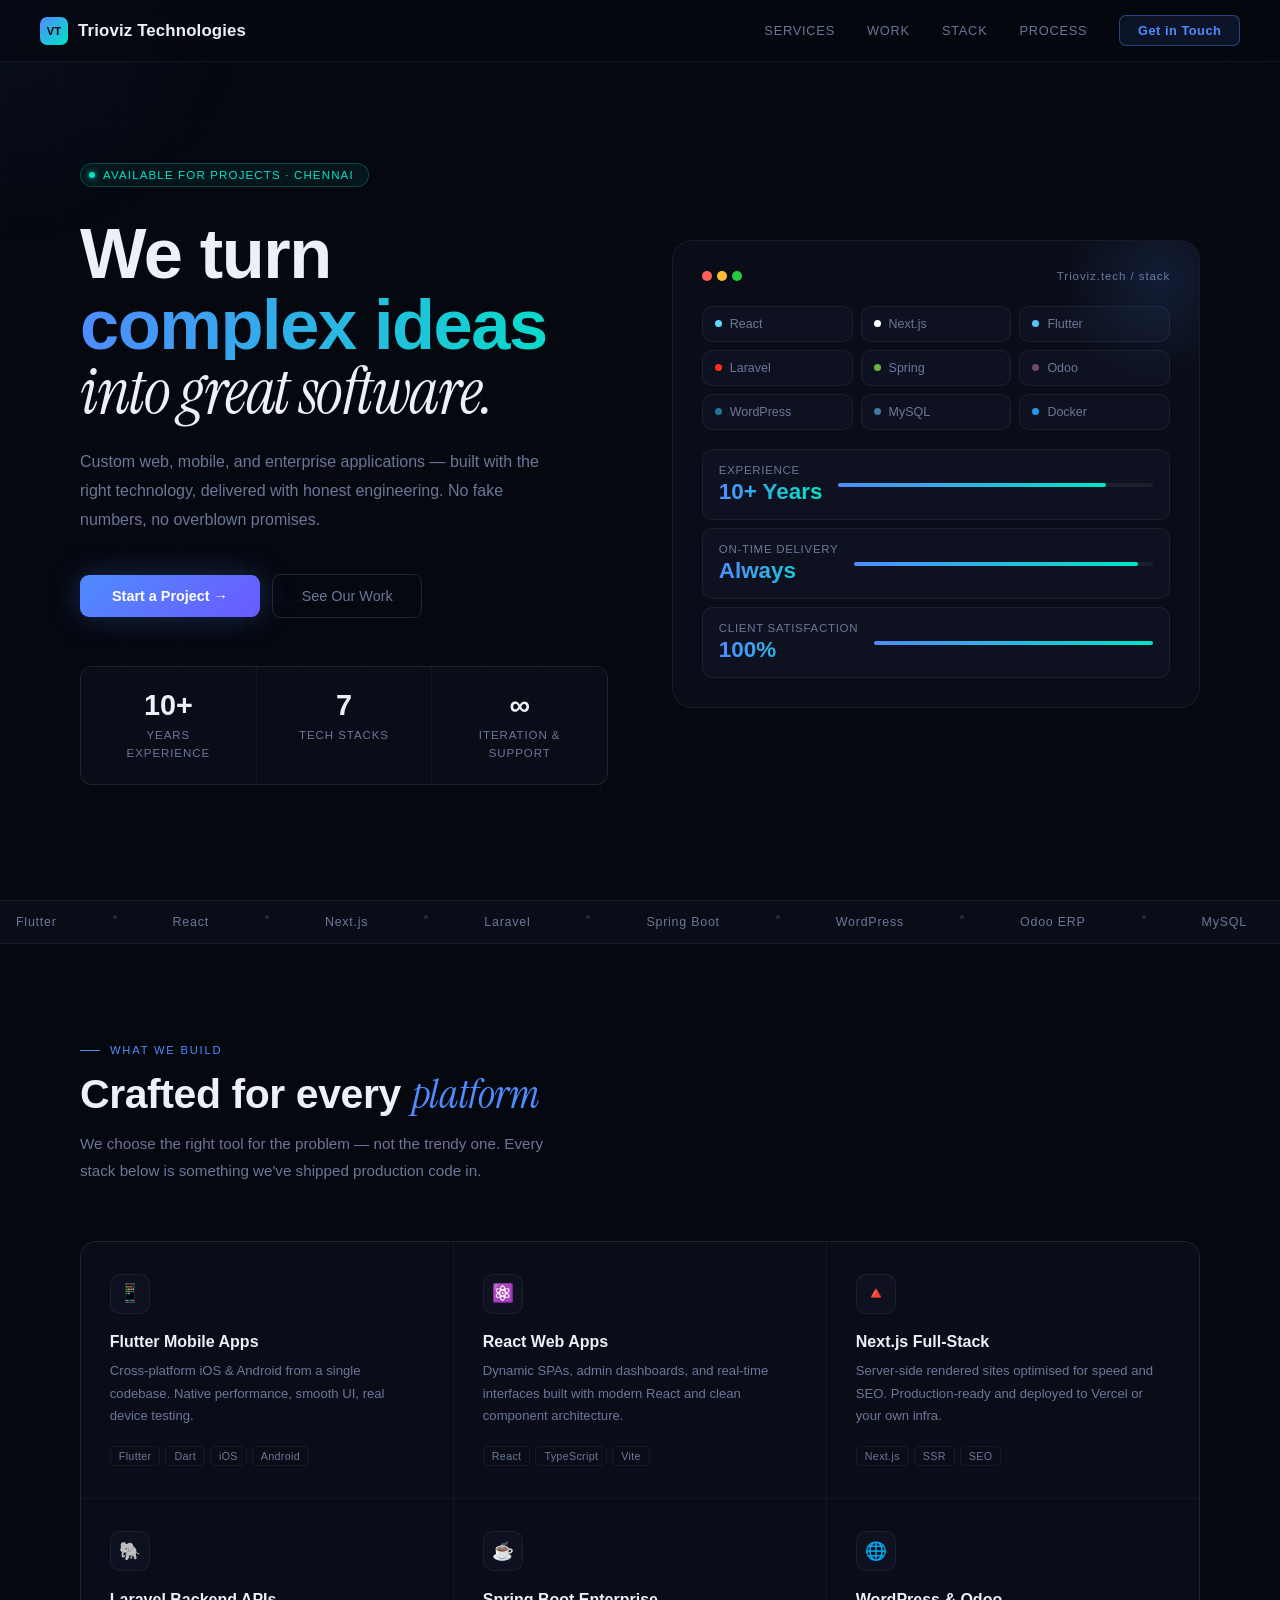
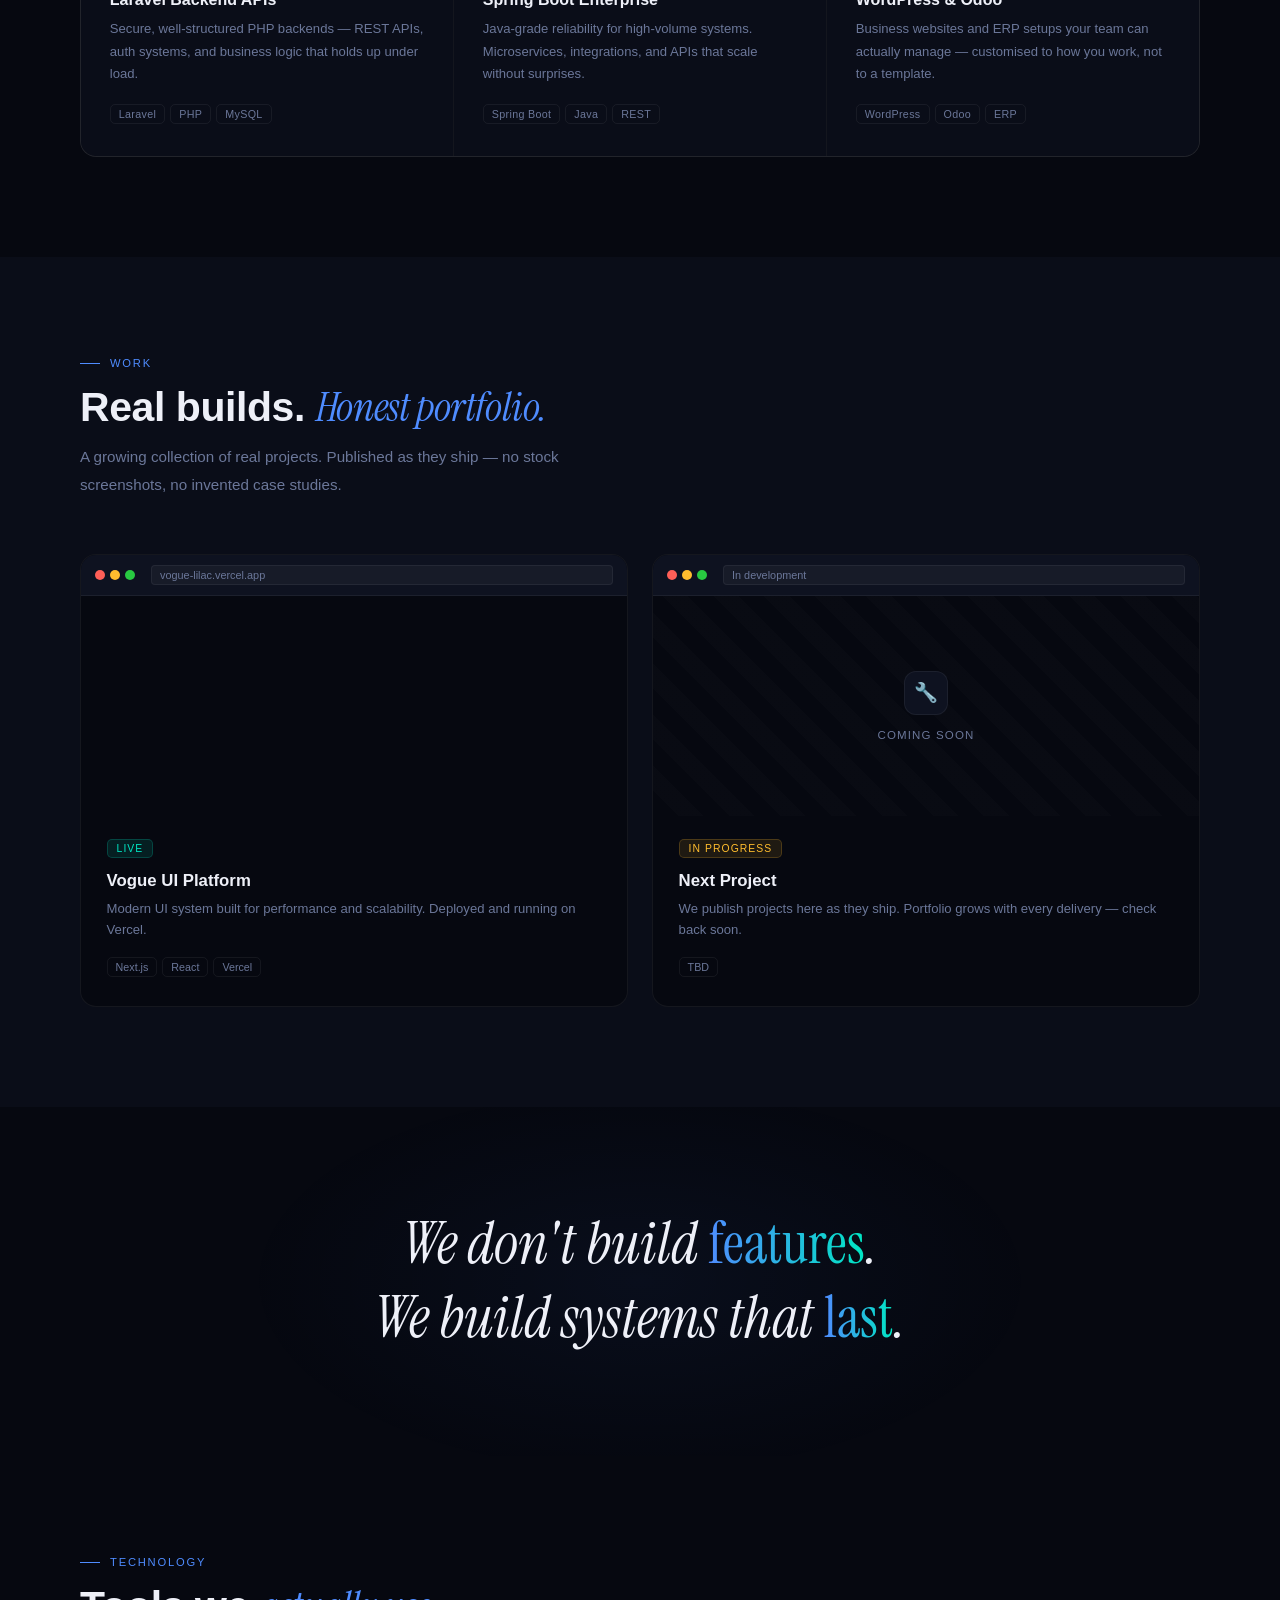
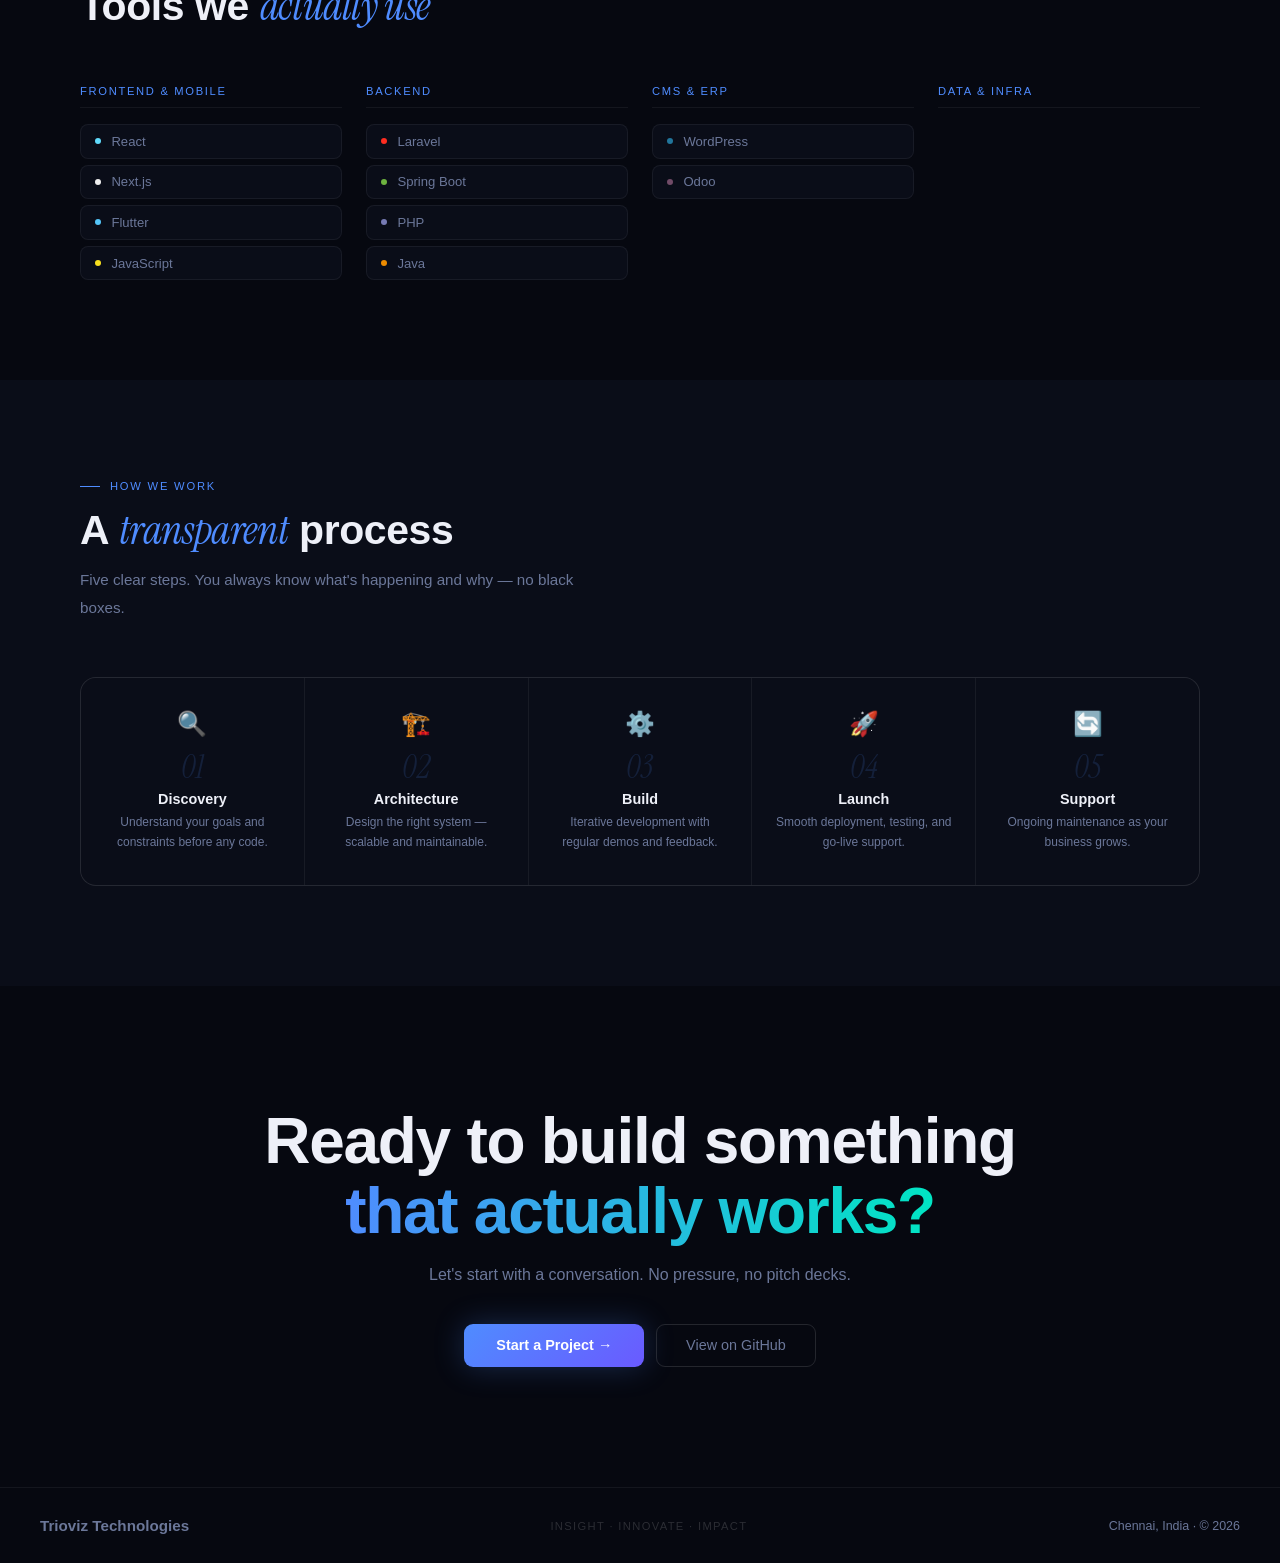
<file: index.html>
<!DOCTYPE html>
<html lang="en">
<head>
<meta charset="UTF-8"/>
<meta name="viewport" content="width=device-width, initial-scale=1.0"/>
<title>Trioviz Technologies</title>
<link href="https://fonts.googleapis.com/css2?family=Clash+Display:wght@400;500;600;700&family=Cabinet+Grotesk:wght@300;400;500;700;800&family=Instrument+Serif:ital@0;1&display=swap" rel="stylesheet">
<style>
:root{
  --bg:#060810;
  --s1:#0a0d18;
  --s2:#0e1220;
  --b:rgba(255,255,255,0.06);
  --b2:rgba(255,255,255,0.12);
  --t:#eef0f8;
  --m:#6b7799;
  --a:#4f8cff;
  --a2:#00e5c3;
  --ag:rgba(79,140,255,0.15);
}
*{margin:0;padding:0;box-sizing:border-box}
html{scroll-behavior:smooth}
body{
  font-family:'Cabinet Grotesk',sans-serif;
  background:var(--bg);
  color:var(--t);
  overflow-x:hidden;
}

/* ── CURSOR GLOW ── */
#cursor-glow{
  position:fixed;width:500px;height:500px;border-radius:50%;
  background:radial-gradient(circle,rgba(79,140,255,0.06) 0%,transparent 70%);
  pointer-events:none;z-index:0;
  transform:translate(-50%,-50%);
  transition:left 0.6s ease,top 0.6s ease;
}

/* ── NAV ── */
nav{
  position:fixed;top:0;left:0;right:0;z-index:200;
  height:62px;display:flex;align-items:center;justify-content:space-between;
  padding:0 40px;
  background:rgba(6,8,16,0.7);
  backdrop-filter:blur(24px);
  border-bottom:1px solid var(--b);
}
.logo{
  font-family:'Clash Display',sans-serif;
  font-size:1.05rem;font-weight:600;letter-spacing:0.01em;
  display:flex;align-items:center;gap:10px;color:var(--t);
}
.logo-mark{
  width:28px;height:28px;border-radius:7px;
  background:linear-gradient(135deg,var(--a),var(--a2));
  display:flex;align-items:center;justify-content:center;
  font-size:0.7rem;font-weight:700;color:#060810;letter-spacing:0;
}
.nav-r{display:flex;align-items:center;gap:2rem;}
.nav-r a{
  font-size:0.8rem;font-weight:500;letter-spacing:0.06em;
  text-transform:uppercase;color:var(--m);text-decoration:none;
  transition:color 0.2s;
}
.nav-r a:hover{color:var(--t)}
.nav-btn{
  font-family:'Cabinet Grotesk',sans-serif;
  font-size:0.8rem;font-weight:700;
  padding:0.45rem 1.1rem;border-radius:7px;
  border:1px solid rgba(79,140,255,0.4);
  background:rgba(79,140,255,0.1);
  color:var(--a);cursor:pointer;
  transition:all 0.2s;letter-spacing:0.04em;
}
.nav-btn:hover{background:rgba(79,140,255,0.2);border-color:var(--a);}

/* ── HERO ── */
.hero{
  min-height:100vh;
  display:grid;grid-template-columns:1fr 1fr;
  align-items:center;gap:4rem;
  padding:8rem 40px 5rem;
  max-width:1200px;margin:auto;
  position:relative;z-index:1;
}

/* Grid lines background */
.hero-grid-bg{
  position:fixed;inset:0;z-index:0;
  background-image:
    linear-gradient(rgba(79,140,255,0.03) 1px,transparent 1px),
    linear-gradient(90deg,rgba(79,140,255,0.03) 1px,transparent 1px);
  background-size:60px 60px;
}

.hero-left{}
.hero-badge{
  display:inline-flex;align-items:center;gap:8px;
  padding:5px 14px 5px 8px;
  border:1px solid rgba(0,229,195,0.25);
  border-radius:100px;
  background:rgba(0,229,195,0.06);
  margin-bottom:2rem;
}
.badge-dot{
  width:6px;height:6px;border-radius:50%;
  background:var(--a2);
  box-shadow:0 0 6px var(--a2);
  animation:pulse 2s infinite;
}
@keyframes pulse{0%,100%{opacity:1}50%{opacity:0.4}}
.badge-text{font-size:0.72rem;font-weight:500;letter-spacing:0.1em;text-transform:uppercase;color:var(--a2);}

.hero h1{
  font-family:'Clash Display',sans-serif;
  font-size:clamp(3rem,5.5vw,5.2rem);
  font-weight:700;line-height:1.0;
  letter-spacing:-0.02em;
  margin-bottom:1.5rem;
}
.h1-row{display:block;}
.h1-row.accent{
  background:linear-gradient(90deg,var(--a),var(--a2));
  -webkit-background-clip:text;-webkit-text-fill-color:transparent;
  background-clip:text;
}
.h1-row.serif{
  font-family:'Instrument Serif',serif;
  font-style:italic;font-weight:400;
  -webkit-text-fill-color:var(--t);
  font-size:clamp(2.6rem,5vw,4.8rem);
}

.hero-desc{
  font-size:1rem;color:var(--m);line-height:1.8;
  max-width:480px;margin-bottom:2.5rem;
  font-weight:400;
}

.hero-actions{display:flex;gap:12px;align-items:center;flex-wrap:wrap;}
.btn-main{
  font-family:'Cabinet Grotesk',sans-serif;
  font-size:0.9rem;font-weight:700;
  padding:0.8rem 2rem;border-radius:9px;border:none;
  background:linear-gradient(135deg,var(--a),#6a5aff);
  color:#fff;cursor:pointer;
  box-shadow:0 0 30px rgba(79,140,255,0.25);
  transition:all 0.25s;
}
.btn-main:hover{transform:translateY(-2px);box-shadow:0 0 40px rgba(79,140,255,0.4);}
.btn-sec{
  font-family:'Cabinet Grotesk',sans-serif;
  font-size:0.9rem;font-weight:500;
  padding:0.8rem 1.8rem;border-radius:9px;
  border:1px solid var(--b2);background:transparent;
  color:var(--m);cursor:pointer;transition:all 0.2s;
}
.btn-sec:hover{border-color:rgba(255,255,255,0.25);color:var(--t);}

/* ── HERO RIGHT — Visual ── */
.hero-right{position:relative;}
.hero-visual{
  position:relative;
  border:1px solid var(--b);
  border-radius:20px;
  background:var(--s1);
  overflow:hidden;
  padding:1.8rem;
}
.hero-visual::before{
  content:'';
  position:absolute;top:-60px;right:-60px;
  width:200px;height:200px;border-radius:50%;
  background:radial-gradient(circle,rgba(79,140,255,0.12),transparent 70%);
  pointer-events:none;
}
.vis-header{
  display:flex;align-items:center;gap:8px;
  margin-bottom:1.5rem;
}
.vis-dots{display:flex;gap:5px;}
.vd{width:10px;height:10px;border-radius:50%;}
.vd.r{background:#ff5f57}.vd.y{background:#ffbd2e}.vd.g{background:#28c941}
.vis-title{font-size:0.72rem;color:var(--m);letter-spacing:0.08em;margin-left:auto;}

.stack-ring{
  display:grid;grid-template-columns:repeat(3,1fr);
  gap:8px;margin-bottom:1.2rem;
}
.stack-chip{
  border:1px solid var(--b);border-radius:10px;
  background:var(--s2);padding:10px 12px;
  display:flex;align-items:center;gap:8px;
  font-size:0.78rem;font-weight:500;color:var(--m);
  transition:all 0.3s;cursor:default;
}
.stack-chip:hover{border-color:var(--b2);color:var(--t);transform:translateY(-2px);}
.chip-dot{width:7px;height:7px;border-radius:50%;flex-shrink:0;}

.vis-metric{
  border:1px solid var(--b);border-radius:10px;
  background:var(--s2);padding:14px 16px;
  display:flex;align-items:center;justify-content:space-between;
}
.vm-left{}
.vm-label{font-size:0.72rem;color:var(--m);margin-bottom:3px;letter-spacing:0.06em;text-transform:uppercase;}
.vm-val{
  font-family:'Clash Display',sans-serif;
  font-size:1.4rem;font-weight:600;
  background:linear-gradient(90deg,var(--a),var(--a2));
  -webkit-background-clip:text;-webkit-text-fill-color:transparent;
  background-clip:text;
}
.vm-bar{flex:1;margin-left:16px;height:4px;border-radius:2px;background:var(--b);}
.vm-bar-fill{
  height:100%;border-radius:2px;
  background:linear-gradient(90deg,var(--a),var(--a2));
  animation:barLoad 1.5s ease both;
}
@keyframes barLoad{from{width:0%}to{width:var(--w)}}

/* Hero bottom stats */
.hero-stats{
  display:grid;grid-template-columns:repeat(3,1fr);
  gap:1px;background:var(--b);
  border:1px solid var(--b);border-radius:12px;
  margin-top:3rem;overflow:hidden;
}
.hs{
  padding:1.4rem 1.5rem;background:var(--s1);text-align:center;
}
.hs-n{
  font-family:'Clash Display',sans-serif;
  font-size:1.8rem;font-weight:700;
  color:var(--t);display:block;margin-bottom:3px;
}
.hs-l{font-size:0.72rem;letter-spacing:0.08em;text-transform:uppercase;color:var(--m);}

/* ── MARQUEE ── */
.marquee-wrap{
  border-top:1px solid var(--b);border-bottom:1px solid var(--b);
  padding:14px 0;overflow:hidden;background:var(--s1);
  position:relative;z-index:1;
}
.marquee-track{
  display:flex;gap:2.5rem;width:max-content;
  animation:marquee 20s linear infinite;
}
@keyframes marquee{from{transform:translateX(0)}to{transform:translateX(-50%)}}
.mq-item{
  display:flex;align-items:center;gap:10px;
  font-size:0.78rem;font-weight:500;color:var(--m);
  letter-spacing:0.06em;white-space:nowrap;
  padding:0 1rem;
}
.mq-sep{width:4px;height:4px;border-radius:50%;background:var(--b2);}

/* ── SECTION ── */
.sec{padding:100px 40px;max-width:1200px;margin:auto;position:relative;z-index:1;}
.sec-label{
  display:flex;align-items:center;gap:10px;margin-bottom:1rem;
}
.sec-label-line{width:20px;height:1px;background:var(--a);}
.sec-label span{
  font-size:0.7rem;font-weight:500;letter-spacing:0.16em;
  text-transform:uppercase;color:var(--a);
}
.sec-title{
  font-family:'Clash Display',sans-serif;
  font-size:clamp(1.8rem,3.2vw,2.8rem);
  font-weight:700;letter-spacing:-0.01em;line-height:1.1;
}
.sec-title .it{
  font-family:'Instrument Serif',serif;
  font-style:italic;font-weight:400;color:var(--a);
}
.sec-desc{color:var(--m);font-size:0.95rem;line-height:1.8;margin-top:0.8rem;max-width:500px;}

/* ── SERVICES ── */
.svc-grid{
  display:grid;grid-template-columns:repeat(3,1fr);
  gap:1px;background:var(--b);
  border:1px solid var(--b);border-radius:16px;
  overflow:hidden;margin-top:3.5rem;
}
.svc{
  background:var(--s1);padding:2rem 1.8rem;
  position:relative;overflow:hidden;
  transition:background 0.3s;
}
.svc:hover{background:var(--s2);}
.svc-glow{
  position:absolute;top:0;left:0;right:0;height:1px;
  background:linear-gradient(90deg,transparent,var(--a),transparent);
  opacity:0;transition:opacity 0.4s;
}
.svc:hover .svc-glow{opacity:1;}
.svc-icon{
  width:40px;height:40px;border-radius:10px;
  border:1px solid var(--b);background:var(--s2);
  display:flex;align-items:center;justify-content:center;
  font-size:1.1rem;margin-bottom:1.2rem;
}
.svc-n{
  font-family:'Clash Display',sans-serif;
  font-size:1rem;font-weight:600;margin-bottom:0.6rem;
}
.svc-d{font-size:0.82rem;color:var(--m);line-height:1.7;margin-bottom:1.2rem;}
.svc-tags{display:flex;flex-wrap:wrap;gap:5px;}
.stag{
  font-size:0.67rem;padding:3px 8px;
  border:1px solid var(--b);border-radius:5px;
  color:var(--m);letter-spacing:0.03em;
  transition:all 0.2s;
}
.svc:hover .stag{border-color:rgba(79,140,255,0.3);color:var(--a);}

/* ── SHOWCASE ── */
.showcase-sec{background:var(--s1);padding:100px 0;}
.showcase-inner{max-width:1200px;margin:auto;padding:0 40px;}
.sc-grid{display:grid;grid-template-columns:repeat(2,1fr);gap:1.5rem;margin-top:3.5rem;}
.sc-card{
  border:1px solid var(--b);border-radius:16px;overflow:hidden;
  background:var(--bg);
  transition:all 0.3s;opacity:0;transform:translateY(20px);
}
.sc-card.in{opacity:1;transform:none;}
.sc-card:hover{border-color:rgba(79,140,255,0.3);transform:translateY(-4px);}
.sc-chrome{
  display:flex;align-items:center;gap:6px;
  padding:10px 14px;background:var(--s2);
  border-bottom:1px solid var(--b);
}
.sc-dots{display:flex;gap:5px;}
.sc-url{
  flex:1;margin-left:10px;font-size:0.68rem;color:var(--m);
  background:rgba(255,255,255,0.04);
  border:1px solid var(--b);border-radius:4px;padding:3px 8px;
}
.sc-frame{width:100%;height:220px;border:none;display:block;}
.sc-wip{
  width:100%;height:220px;
  display:flex;flex-direction:column;align-items:center;justify-content:center;gap:14px;
  background:repeating-linear-gradient(45deg,transparent,transparent 18px,rgba(255,255,255,0.01) 18px,rgba(255,255,255,0.01) 36px);
}
.wip-icon{
  width:44px;height:44px;border-radius:12px;
  border:1px solid var(--b);background:var(--s2);
  display:flex;align-items:center;justify-content:center;font-size:1.2rem;
}
.wip-label{font-size:0.72rem;color:var(--m);letter-spacing:0.1em;text-transform:uppercase;}
.sc-body{padding:1.4rem 1.6rem 1.8rem;}
.sc-badge{
  display:inline-block;font-size:0.65rem;letter-spacing:0.1em;
  text-transform:uppercase;padding:3px 9px;border-radius:5px;margin-bottom:0.8rem;
}
.live{background:rgba(0,229,195,0.1);color:var(--a2);border:1px solid rgba(0,229,195,0.2);}
.wip-b{background:rgba(255,189,46,0.1);color:#ffbd2e;border:1px solid rgba(255,189,46,0.2);}
.sc-name{
  font-family:'Clash Display',sans-serif;
  font-size:1.05rem;font-weight:600;margin-bottom:0.4rem;
}
.sc-desc{font-size:0.82rem;color:var(--m);line-height:1.65;margin-bottom:1rem;}
.sc-stack{display:flex;flex-wrap:wrap;gap:5px;}
.sc-tag{
  font-size:0.67rem;padding:3px 8px;
  border:1px solid var(--b);border-radius:5px;color:var(--m);
}

/* ── STATEMENT ── */
.stmt{
  padding:100px 40px;text-align:center;position:relative;z-index:1;
  overflow:hidden;
}
.stmt::before{
  content:'';position:absolute;top:50%;left:50%;
  transform:translate(-50%,-50%);
  width:800px;height:400px;
  background:radial-gradient(ellipse,rgba(79,140,255,0.05) 0%,transparent 70%);
  pointer-events:none;
}
.stmt-text{
  font-family:'Instrument Serif',serif;
  font-size:clamp(2rem,4.5vw,4rem);
  font-style:italic;line-height:1.3;
  max-width:860px;margin:auto;
  position:relative;
}
.stmt-text em{
  font-style:normal;
  background:linear-gradient(90deg,var(--a),var(--a2));
  -webkit-background-clip:text;-webkit-text-fill-color:transparent;
  background-clip:text;
}

/* ── STACK ── */
.stack-grid{
  display:grid;grid-template-columns:repeat(4,1fr);gap:1.5rem;margin-top:3.5rem;
}
.sk-col{}
.sk-cat{
  font-size:0.7rem;letter-spacing:0.15em;text-transform:uppercase;
  color:var(--a);margin-bottom:1rem;font-weight:500;
  padding-bottom:0.6rem;border-bottom:1px solid var(--b);
}
.sk-items{display:flex;flex-direction:column;gap:6px;}
.sk-item{
  display:flex;align-items:center;gap:10px;
  padding:0.55rem 0.9rem;
  border:1px solid var(--b);border-radius:8px;
  background:var(--s1);font-size:0.82rem;color:var(--m);
  transition:all 0.2s;
  opacity:0;transform:translateX(-8px);
}
.sk-item.in{opacity:1;transform:none;}
.sk-item:hover{border-color:rgba(79,140,255,0.3);color:var(--t);background:var(--s2);}
.sk-dot{width:6px;height:6px;border-radius:50%;flex-shrink:0;}

/* ── PROCESS ── */
.proc-bg{background:var(--s1);padding:100px 0;}
.proc-inner{max-width:1200px;margin:auto;padding:0 40px;}
.proc-row{
  display:grid;grid-template-columns:repeat(5,1fr);
  gap:1px;background:var(--b);
  border:1px solid var(--b);border-radius:16px;overflow:hidden;
  margin-top:3.5rem;
}
.proc-step{
  background:var(--s1);padding:2rem 1.4rem;
  text-align:center;transition:background 0.3s;position:relative;
}
.proc-step:hover{background:var(--s2);}
.proc-step::after{
  content:'';
  position:absolute;top:0;left:0;right:0;height:2px;
  background:linear-gradient(90deg,var(--a),var(--a2));
  opacity:0;transition:opacity 0.3s;
}
.proc-step:hover::after{opacity:1;}
.proc-em{font-size:1.5rem;margin-bottom:0.8rem;display:block;}
.proc-n{
  font-family:'Instrument Serif',serif;
  font-size:2rem;font-style:italic;
  color:rgba(79,140,255,0.15);line-height:1;margin-bottom:0.5rem;
}
.proc-t{
  font-family:'Clash Display',sans-serif;
  font-size:0.9rem;font-weight:600;margin-bottom:0.4rem;
}
.proc-d{font-size:0.75rem;color:var(--m);line-height:1.65;}

/* ── CTA ── */
.cta{
  padding:120px 40px;text-align:center;position:relative;z-index:1;
  max-width:1200px;margin:auto;
}
.cta h2{
  font-family:'Clash Display',sans-serif;
  font-size:clamp(2.2rem,5vw,4rem);font-weight:700;
  letter-spacing:-0.02em;line-height:1.1;margin-bottom:1.2rem;
}
.cta h2 span{
  background:linear-gradient(90deg,var(--a),var(--a2));
  -webkit-background-clip:text;-webkit-text-fill-color:transparent;
  background-clip:text;
}
.cta p{font-size:1rem;color:var(--m);margin-bottom:2.5rem;}
.cta-btns{display:flex;gap:12px;justify-content:center;}

/* ── FOOTER ── */
footer{
  border-top:1px solid var(--b);
  padding:1.8rem 40px;
  display:flex;align-items:center;justify-content:space-between;
  position:relative;z-index:1;
}
.f-logo{
  font-family:'Clash Display',sans-serif;
  font-size:0.95rem;font-weight:600;color:var(--m);
}
.f-tag{font-size:0.7rem;letter-spacing:0.12em;text-transform:uppercase;color:rgba(255,255,255,0.15);}
.f-info{font-size:0.78rem;color:var(--m);}

/* ── REVEAL ── */
.reveal{opacity:0;transform:translateY(18px);transition:opacity 0.65s ease,transform 0.65s ease;}
.reveal.in{opacity:1;transform:none;}

@media(max-width:900px){
  .hero{grid-template-columns:1fr;}
  .hero-right{display:none;}
  .svc-grid{grid-template-columns:1fr;}
  .stack-grid{grid-template-columns:1fr 1fr;}
  .proc-row{grid-template-columns:1fr 1fr;}
  .sc-grid{grid-template-columns:1fr;}
  .stats-inner{grid-template-columns:1fr 1fr;}
  nav .nav-r a{display:none;}
}
</style>
</head>
<body>

<div id="cursor-glow"></div>
<div class="hero-grid-bg"></div>

<!-- NAV -->
<nav>
  <div class="logo">
    <div class="logo-mark">VT</div>
    Trioviz Technologies
  </div>
  <div class="nav-r">
    <a href="#services">Services</a>
    <a href="#work">Work</a>
    <a href="#stack">Stack</a>
    <a href="#process">Process</a>
    <button class="nav-btn">Get in Touch</button>
  </div>
</nav>

<!-- HERO -->
<section style="position:relative;z-index:1;">
<div class="hero">
  <div class="hero-left">
    <div class="hero-badge">
      <div class="badge-dot"></div>
      <span class="badge-text">Available for Projects · Chennai</span>
    </div>

    <h1>
      <span class="h1-row">We turn</span>
      <span class="h1-row accent">complex ideas</span>
      <span class="h1-row serif">into great software.</span>
    </h1>

    <p class="hero-desc">
      Custom web, mobile, and enterprise applications — built with the right technology, delivered with honest engineering. No fake numbers, no overblown promises.
    </p>

    <div class="hero-actions">
      <button class="btn-main">Start a Project →</button>
      <button class="btn-sec">See Our Work</button>
    </div>

    <div class="hero-stats">
      <div class="hs">
        <span class="hs-n">10+</span>
        <span class="hs-l">Years Experience</span>
      </div>
      <div class="hs">
        <span class="hs-n">7</span>
        <span class="hs-l">Tech Stacks</span>
      </div>
      <div class="hs">
        <span class="hs-n">∞</span>
        <span class="hs-l">Iteration & Support</span>
      </div>
    </div>
  </div>

  <div class="hero-right">
    <div class="hero-visual">
      <div class="vis-header">
        <div class="vis-dots">
          <div class="vd r"></div><div class="vd y"></div><div class="vd g"></div>
        </div>
        <span class="vis-title">Trioviz.tech / stack</span>
      </div>

      <div class="stack-ring">
        <div class="stack-chip"><div class="chip-dot" style="background:#61DAFB;"></div>React</div>
        <div class="stack-chip"><div class="chip-dot" style="background:#fff;"></div>Next.js</div>
        <div class="stack-chip"><div class="chip-dot" style="background:#54C5F8;"></div>Flutter</div>
        <div class="stack-chip"><div class="chip-dot" style="background:#FF2D20;"></div>Laravel</div>
        <div class="stack-chip"><div class="chip-dot" style="background:#6DB33F;"></div>Spring</div>
        <div class="stack-chip"><div class="chip-dot" style="background:#714B67;"></div>Odoo</div>
        <div class="stack-chip"><div class="chip-dot" style="background:#21759B;"></div>WordPress</div>
        <div class="stack-chip"><div class="chip-dot" style="background:#4479A1;"></div>MySQL</div>
        <div class="stack-chip"><div class="chip-dot" style="background:#2496ED;"></div>Docker</div>
      </div>

      <div class="vis-metric" style="margin-bottom:8px;">
        <div class="vm-left">
          <div class="vm-label">Experience</div>
          <div class="vm-val">10+ Years</div>
        </div>
        <div class="vm-bar"><div class="vm-bar-fill" style="--w:85%;"></div></div>
      </div>
      <div class="vis-metric" style="margin-bottom:8px;">
        <div class="vm-left">
          <div class="vm-label">On-time delivery</div>
          <div class="vm-val">Always</div>
        </div>
        <div class="vm-bar"><div class="vm-bar-fill" style="--w:95%;"></div></div>
      </div>
      <div class="vis-metric">
        <div class="vm-left">
          <div class="vm-label">Client satisfaction</div>
          <div class="vm-val">100%</div>
        </div>
        <div class="vm-bar"><div class="vm-bar-fill" style="--w:100%;"></div></div>
      </div>
    </div>
  </div>
</div>
</section>

<!-- MARQUEE -->
<div class="marquee-wrap">
  <div class="marquee-track">
    <div class="mq-item">Flutter</div><div class="mq-sep"></div>
    <div class="mq-item">React</div><div class="mq-sep"></div>
    <div class="mq-item">Next.js</div><div class="mq-sep"></div>
    <div class="mq-item">Laravel</div><div class="mq-sep"></div>
    <div class="mq-item">Spring Boot</div><div class="mq-sep"></div>
    <div class="mq-item">WordPress</div><div class="mq-sep"></div>
    <div class="mq-item">Odoo ERP</div><div class="mq-sep"></div>
    <div class="mq-item">MySQL</div><div class="mq-sep"></div>
    <div class="mq-item">PostgreSQL</div><div class="mq-sep"></div>
    <div class="mq-item">Docker</div><div class="mq-sep"></div>
    <div class="mq-item">Firebase</div><div class="mq-sep"></div>
    <div class="mq-item">Vercel</div><div class="mq-sep"></div>
    <!-- duplicate for seamless loop -->
    <div class="mq-item">Flutter</div><div class="mq-sep"></div>
    <div class="mq-item">React</div><div class="mq-sep"></div>
    <div class="mq-item">Next.js</div><div class="mq-sep"></div>
    <div class="mq-item">Laravel</div><div class="mq-sep"></div>
    <div class="mq-item">Spring Boot</div><div class="mq-sep"></div>
    <div class="mq-item">WordPress</div><div class="mq-sep"></div>
    <div class="mq-item">Odoo ERP</div><div class="mq-sep"></div>
    <div class="mq-item">MySQL</div><div class="mq-sep"></div>
    <div class="mq-item">PostgreSQL</div><div class="mq-sep"></div>
    <div class="mq-item">Docker</div><div class="mq-sep"></div>
    <div class="mq-item">Firebase</div><div class="mq-sep"></div>
    <div class="mq-item">Vercel</div>
  </div>
</div>

<!-- SERVICES -->
<section class="sec" id="services">
  <div class="reveal">
    <div class="sec-label"><div class="sec-label-line"></div><span>What We Build</span></div>
    <h2 class="sec-title">Crafted for every <span class="it">platform</span></h2>
    <p class="sec-desc">We choose the right tool for the problem — not the trendy one. Every stack below is something we've shipped production code in.</p>
  </div>
  <div class="svc-grid reveal">
    <div class="svc">
      <div class="svc-glow"></div>
      <div class="svc-icon">📱</div>
      <div class="svc-n">Flutter Mobile Apps</div>
      <div class="svc-d">Cross-platform iOS & Android from a single codebase. Native performance, smooth UI, real device testing.</div>
      <div class="svc-tags"><span class="stag">Flutter</span><span class="stag">Dart</span><span class="stag">iOS</span><span class="stag">Android</span></div>
    </div>
    <div class="svc">
      <div class="svc-glow"></div>
      <div class="svc-icon">⚛️</div>
      <div class="svc-n">React Web Apps</div>
      <div class="svc-d">Dynamic SPAs, admin dashboards, and real-time interfaces built with modern React and clean component architecture.</div>
      <div class="svc-tags"><span class="stag">React</span><span class="stag">TypeScript</span><span class="stag">Vite</span></div>
    </div>
    <div class="svc">
      <div class="svc-glow"></div>
      <div class="svc-icon">🔺</div>
      <div class="svc-n">Next.js Full-Stack</div>
      <div class="svc-d">Server-side rendered sites optimised for speed and SEO. Production-ready and deployed to Vercel or your own infra.</div>
      <div class="svc-tags"><span class="stag">Next.js</span><span class="stag">SSR</span><span class="stag">SEO</span></div>
    </div>
    <div class="svc">
      <div class="svc-glow"></div>
      <div class="svc-icon">🐘</div>
      <div class="svc-n">Laravel Backend APIs</div>
      <div class="svc-d">Secure, well-structured PHP backends — REST APIs, auth systems, and business logic that holds up under load.</div>
      <div class="svc-tags"><span class="stag">Laravel</span><span class="stag">PHP</span><span class="stag">MySQL</span></div>
    </div>
    <div class="svc">
      <div class="svc-glow"></div>
      <div class="svc-icon">☕</div>
      <div class="svc-n">Spring Boot Enterprise</div>
      <div class="svc-d">Java-grade reliability for high-volume systems. Microservices, integrations, and APIs that scale without surprises.</div>
      <div class="svc-tags"><span class="stag">Spring Boot</span><span class="stag">Java</span><span class="stag">REST</span></div>
    </div>
    <div class="svc">
      <div class="svc-glow"></div>
      <div class="svc-icon">🌐</div>
      <div class="svc-n">WordPress & Odoo</div>
      <div class="svc-d">Business websites and ERP setups your team can actually manage — customised to how you work, not to a template.</div>
      <div class="svc-tags"><span class="stag">WordPress</span><span class="stag">Odoo</span><span class="stag">ERP</span></div>
    </div>
  </div>
</section>

<!-- SHOWCASE -->
<section class="showcase-sec" id="work">
  <div class="showcase-inner">
    <div class="reveal">
      <div class="sec-label"><div class="sec-label-line"></div><span>Work</span></div>
      <h2 class="sec-title">Real builds. <span class="it">Honest portfolio.</span></h2>
      <p class="sec-desc">A growing collection of real projects. Published as they ship — no stock screenshots, no invented case studies.</p>
    </div>
    <div class="sc-grid">
      <div class="sc-card">
        <div class="sc-chrome">
          <div class="sc-dots"><div class="vd r"></div><div class="vd y"></div><div class="vd g"></div></div>
          <div class="sc-url">vogue-lilac.vercel.app</div>
        </div>
        <iframe class="sc-frame" src="https://vogue-lilac.vercel.app/" title="Vogue UI" loading="lazy"></iframe>
        <div class="sc-body">
          <span class="sc-badge live">Live</span>
          <div class="sc-name">Vogue UI Platform</div>
          <div class="sc-desc">Modern UI system built for performance and scalability. Deployed and running on Vercel.</div>
          <div class="sc-stack"><span class="sc-tag">Next.js</span><span class="sc-tag">React</span><span class="sc-tag">Vercel</span></div>
        </div>
      </div>
      <div class="sc-card">
        <div class="sc-chrome">
          <div class="sc-dots"><div class="vd r"></div><div class="vd y"></div><div class="vd g"></div></div>
          <div class="sc-url">In development</div>
        </div>
        <div class="sc-wip">
          <div class="wip-icon">🔧</div>
          <div class="wip-label">Coming Soon</div>
        </div>
        <div class="sc-body">
          <span class="sc-badge wip-b">In Progress</span>
          <div class="sc-name">Next Project</div>
          <div class="sc-desc">We publish projects here as they ship. Portfolio grows with every delivery — check back soon.</div>
          <div class="sc-stack"><span class="sc-tag">TBD</span></div>
        </div>
      </div>
    </div>
  </div>
</section>

<!-- STATEMENT -->
<section class="stmt">
  <div class="reveal">
    <p class="stmt-text">We don't build <em>features</em>.<br>We build systems that <em>last</em>.</p>
  </div>
</section>

<!-- STACK -->
<section class="sec" id="stack">
  <div class="reveal">
    <div class="sec-label"><div class="sec-label-line"></div><span>Technology</span></div>
    <h2 class="sec-title">Tools we <span class="it">actually use</span></h2>
  </div>
  <div class="stack-grid reveal">
    <div class="sk-col">
      <div class="sk-cat">Frontend & Mobile</div>
      <div class="sk-items">
        <div class="sk-item"><div class="sk-dot" style="background:#61DAFB;"></div>React</div>
        <div class="sk-item"><div class="sk-dot" style="background:#eee;"></div>Next.js</div>
        <div class="sk-item"><div class="sk-dot" style="background:#54C5F8;"></div>Flutter</div>
        <div class="sk-item"><div class="sk-dot" style="background:#F7DF1E;"></div>JavaScript</div>
      </div>
    </div>
    <div class="sk-col">
      <div class="sk-cat">Backend</div>
      <div class="sk-items">
        <div class="sk-item"><div class="sk-dot" style="background:#FF2D20;"></div>Laravel</div>
        <div class="sk-item"><div class="sk-dot" style="background:#6DB33F;"></div>Spring Boot</div>
        <div class="sk-item"><div class="sk-dot" style="background:#777BB4;"></div>PHP</div>
        <div class="sk-item"><div class="sk-dot" style="background:#ED8B00;"></div>Java</div>
      </div>
    </div>
    <div class="sk-col">
      <div class="sk-cat">CMS & ERP</div>
      <div class="sk-items">
        <div class="sk-item"><div class="sk-dot" style="background:#21759B;"></div>WordPress</div>
        <div class="sk-item"><div class="sk-dot" style="background:#714B67;"></div>Odoo</div>
        <div class="sk-item"><div class="sk-dot" style="background:#aaa;"></div>WooCommerce</div>
      </div>
    </div>
    <div class="sk-col">
      <div class="sk-cat">Data & Infra</div>
      <div class="sk-items">
        <div class="sk-item"><div class="sk-dot" style="background:#4479A1;"></div>MySQL</div>
        <div class="sk-item"><div class="sk-dot" style="background:#336791;"></div>PostgreSQL</div>
        <div class="sk-item"><div class="sk-dot" style="background:#FFCA28;"></div>Firebase</div>
        <div class="sk-item"><div class="sk-dot" style="background:#2496ED;"></div>Docker</div>
      </div>
    </div>
  </div>
</section>

<!-- PROCESS -->
<section class="proc-bg" id="process">
  <div class="proc-inner">
    <div class="reveal">
      <div class="sec-label"><div class="sec-label-line"></div><span>How We Work</span></div>
      <h2 class="sec-title">A <span class="it">transparent</span> process</h2>
      <p class="sec-desc">Five clear steps. You always know what's happening and why — no black boxes.</p>
    </div>
    <div class="proc-row reveal">
      <div class="proc-step"><div class="proc-em">🔍</div><div class="proc-n">01</div><div class="proc-t">Discovery</div><div class="proc-d">Understand your goals and constraints before any code.</div></div>
      <div class="proc-step"><div class="proc-em">🏗️</div><div class="proc-n">02</div><div class="proc-t">Architecture</div><div class="proc-d">Design the right system — scalable and maintainable.</div></div>
      <div class="proc-step"><div class="proc-em">⚙️</div><div class="proc-n">03</div><div class="proc-t">Build</div><div class="proc-d">Iterative development with regular demos and feedback.</div></div>
      <div class="proc-step"><div class="proc-em">🚀</div><div class="proc-n">04</div><div class="proc-t">Launch</div><div class="proc-d">Smooth deployment, testing, and go-live support.</div></div>
      <div class="proc-step"><div class="proc-em">🔄</div><div class="proc-n">05</div><div class="proc-t">Support</div><div class="proc-d">Ongoing maintenance as your business grows.</div></div>
    </div>
  </div>
</section>

<!-- CTA -->
<section class="cta">
  <h2 class="reveal">Ready to build something<br><span>that actually works?</span></h2>
  <p class="reveal">Let's start with a conversation. No pressure, no pitch decks.</p>
  <div class="cta-btns reveal">
    <button class="btn-main">Start a Project →</button>
    <button class="btn-sec">View on GitHub</button>
  </div>
</section>

<footer>
  <div class="f-logo">Trioviz Technologies</div>
  <div class="f-tag">Insight · Innovate · Impact</div>
  <div class="f-info">Chennai, India · © 2026</div>
</footer>

<script>
const glow = document.getElementById('cursor-glow');
document.addEventListener('mousemove', e => {
  glow.style.left = e.clientX + 'px';
  glow.style.top = e.clientY + 'px';
});

const obs = new IntersectionObserver(entries => {
  entries.forEach((e, i) => {
    if(e.isIntersecting){
      setTimeout(() => e.target.classList.add('in'), i * 60);
      obs.unobserve(e.target);
    }
  });
}, {threshold: 0.1});

document.querySelectorAll('.reveal, .sc-card, .sk-item').forEach(el => obs.observe(el));
</script>
</body>
</html>
</file>
